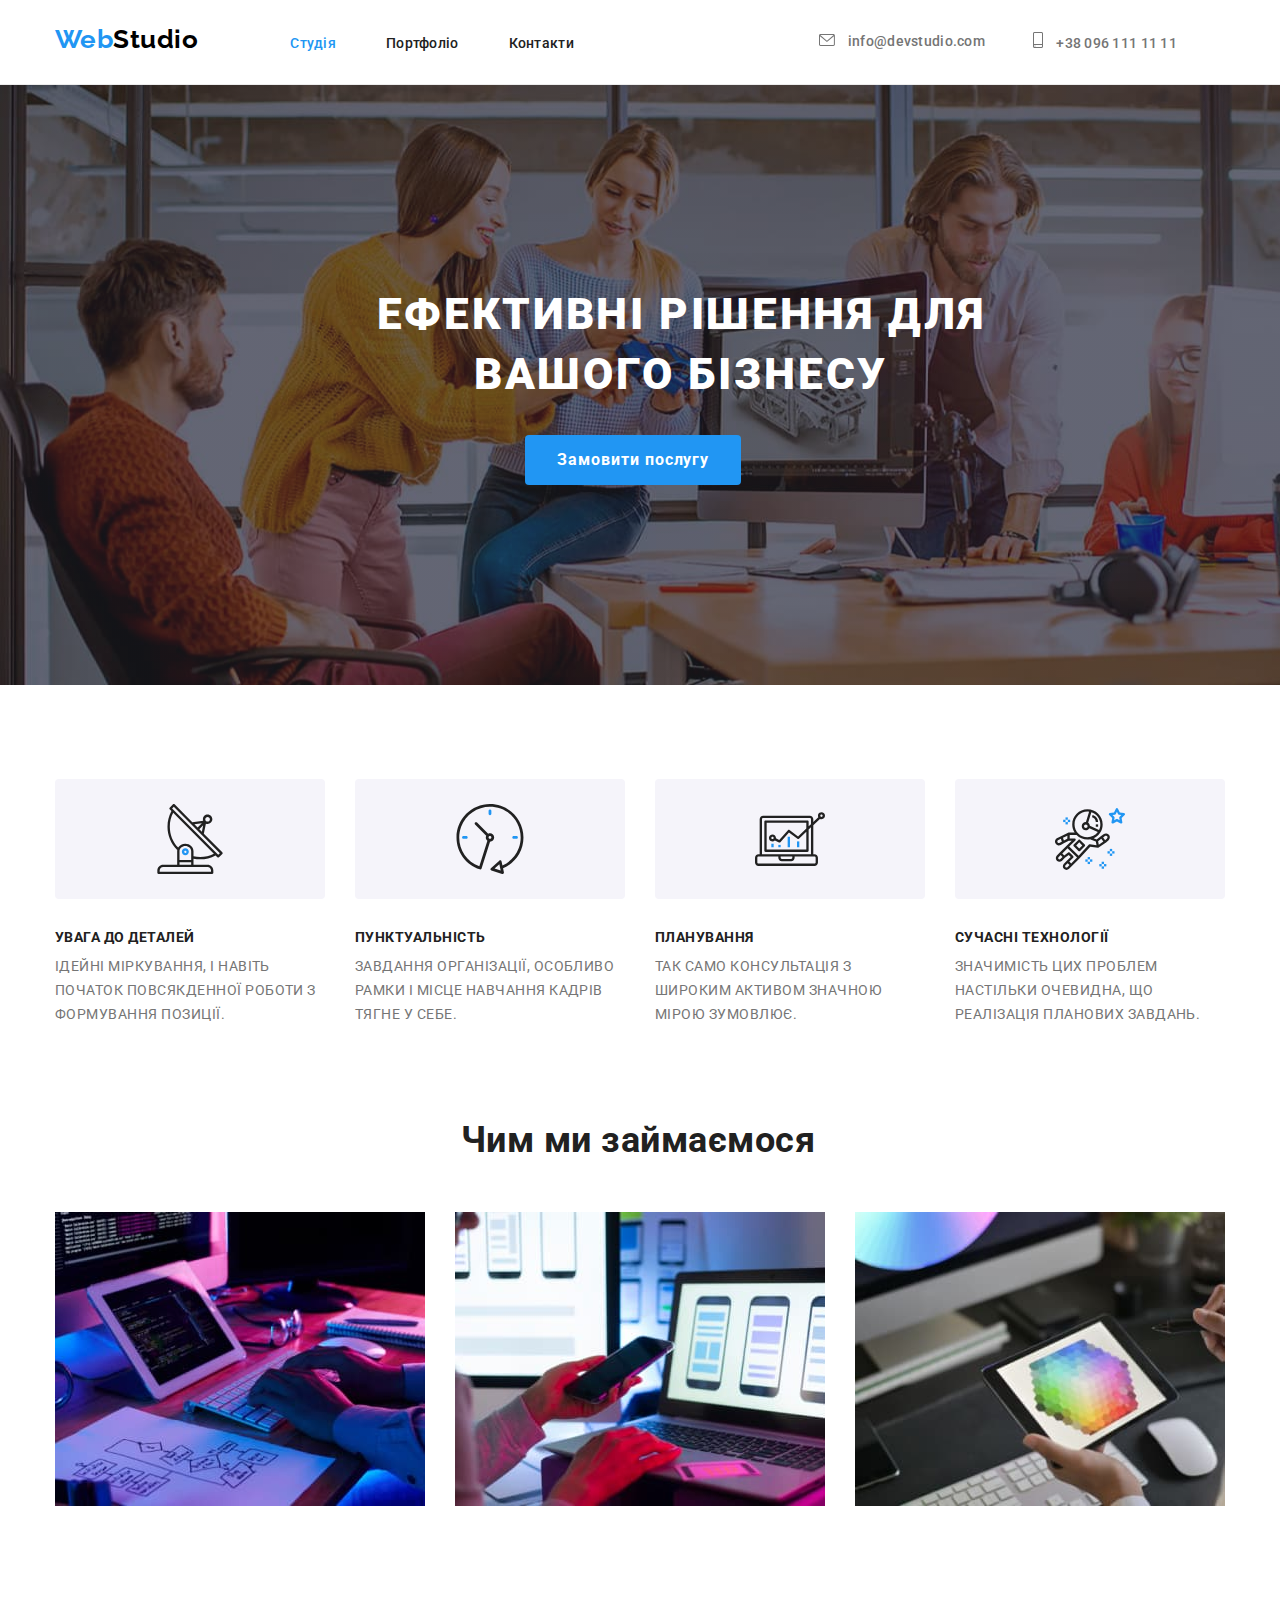
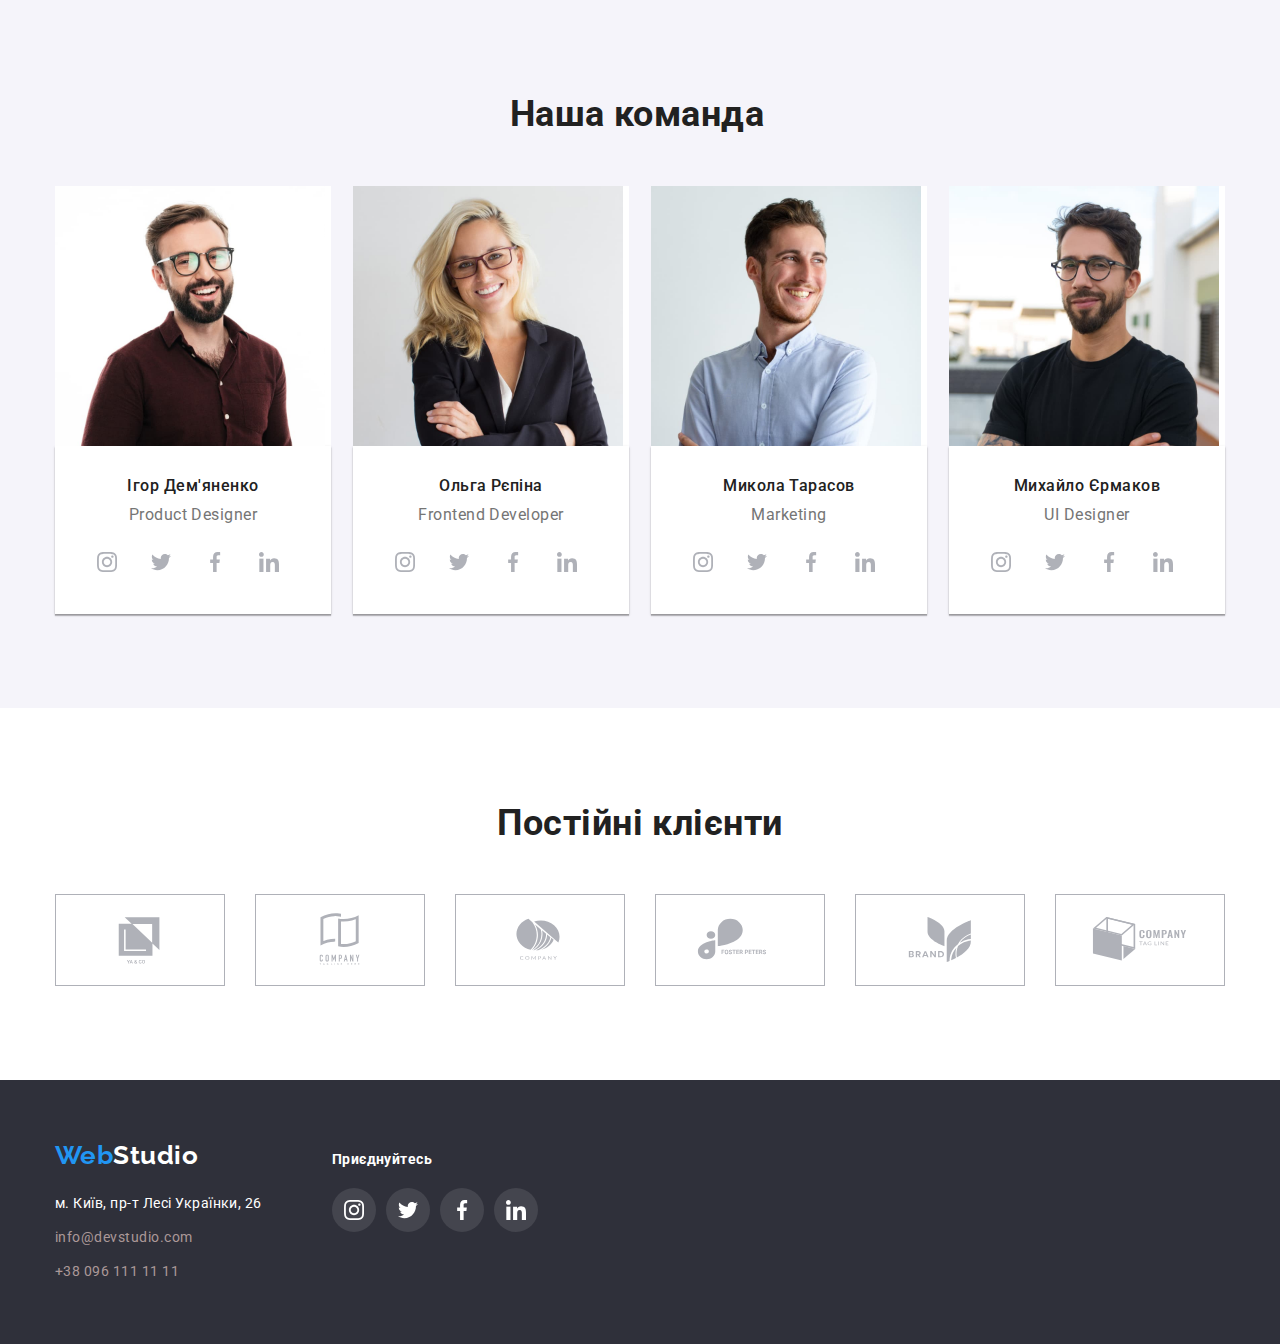
<file: index.html>
<!DOCTYPE html>
<html lang="uk">

<head>
    <meta charset="UTF-8">
    <meta http-equiv="X-UA-Compatible" content="IE=edge">
    <meta name="viewport" content="width=device-width, initial-scale=1.0">
    <title>WebStudio</title>
    <link rel="preconnect" href="https://fonts.googleapis.com">
    <link rel="preconnect" href="https://fonts.gstatic.com" crossorigin>
    <link
        href="https://fonts.googleapis.com/css2?family=Raleway:wght@700&family=Roboto:wght@400;500;700;900&display=swap"
        rel="stylesheet">
    <link href="https://cdnjs.cloudflare.com/ajax/libs/modern-normalize/1.1.0/modern-normalize.min.css"
        rel="stylesheet">
    <link rel="stylesheet" href="./css/styles.css">
</head>

<body>
    <header class="page-header">
        <div class="container page-header-container">
            <nav class="page-navigation">
                <a href="./index.html" class="link logo-link"><span class="logo-dark"><span
                            class="accent-logo">Web</span>Studio</span></a>

                <ul class="main-list-navigation">
                    <li class="list-navigation link list"><a href="./index.html"
                            class="link-navigation current">Студія</a></li>
                    <li class="list-navigation link list"><a href="./portfolio.html"
                            class="link-navigation">Портфоліо</a></li>
                    <li class="list-navigation link list"><a href="#" class="link-navigation">Контакти</a></li>
                </ul>
            </nav>

            <ul class="main-list-connection">
                <li class="list-connection link list"><a href="mailto:info@devstudio.com" class="link-connection mail">
                        <svg aria-label="Іконка конверта" class="icon-mail">
                            <use href="./images/sprite.svg#icon-envelope"></use>
                        </svg>
                        info@devstudio.com</a></li>
                <li class="list-connection link list"><a href="tel:+380961111111" class="link-connection">
                        <svg aria-label="Іконка смартфона" class="icon-phone">
                            <use href="./images/sprite.svg#icon-smartphone"></use>
                        </svg>
                        +38 096 111 11
                        11</a></li>
            </ul>
        </div>
    </header>

    <main>
        <section class="section-order">
            <div class="container">
                <h1 class="main-title">Ефективні рішення для вашого бізнесу</h1>
                <button type="button" class="button-order page-buttons">Замовити послугу</button>
            </div>
        </section>

        <section class="section-benefits section">
            <div class="container">
                <h2 class="visually-hidden">Наші особливості</h2>
                <ul class="list-benefits">
                    <li class="list item-benefits">
                        <div class="antenna-box">
                            <svg aria-label="Антена" class="icon-antenna">
                                <use href="./images/sprite.svg#icon-antenna"></use>
                            </svg>
                        </div>
                        <h3 class="titles benefits">Увага до деталей</h3>
                        <p class="description">Ідейні міркування, і навіть початок повсякденної роботи з формування
                            позиції.</p>
                    </li>
                    <li class="list item-benefits">
                        <div class="clock-box">
                            <svg aria-label="Годинник" class="icon-clock">
                                <use href="./images/sprite.svg#icon-clock"></use>
                            </svg>
                        </div>
                        <h3 class="titles benefits">Пунктуальність</h3>
                        <p class="description">Завдання організації, особливо рамки і місце навчання кадрів тягне у
                            себе.</p>
                    </li>
                    <li class="list item-benefits">
                        <div class="diagram-box">
                            <svg aria-label="Діаграма" class="icon-diagram">
                                <use href="./images/sprite.svg#icon-diagram"></use>
                            </svg>
                        </div>
                        <h3 class="titles benefits">Планування</h3>
                        <p class="description">Так само консультація з широким активом значною мірою зумовлює.</p>
                    </li>
                    <li class="list item-benefits">
                        <div class="astronaut-box">
                            <svg aria-label="Астронавт" class="icon-astronaut">
                                <use href="./images/sprite.svg#icon-astronaut"></use>
                            </svg>
                        </div>
                        <h3 class="titles benefits">Сучасні технології</h3>
                        <p class="description">Значимість цих проблем настільки очевидна, що реалізація планових
                            завдань.</p>
                    </li>
                </ul>
            </div>
        </section>

        <section class="section-activity section">
            <div class="container">
                <h2 class="titles activity">Чим ми займаємося</h2>
                <ul class="types-activity">
                    <li class="list cards-activity"><img src="images/pic.jpg" alt="Набір тексту на клавіатурі"
                            width="370" height="294" />
                    </li>
                    <li class="list cards-activity"><img src="images/pic2.jpg"
                            alt="Зображення мобільного телефона на екрані ноутбука" width="370" height="294" /></li>
                    <li class="list cards-activity"><img src="images/pic3.jpg"
                            alt="Зображення спектру кольорів на екрані планшета" width="370" height="294" /></li>
                </ul>
            </div>
        </section>

        <section class="section-team section">
            <div class="container">
                <h2 class="titles team">Наша команда</h2>
                <ul class="team-cards">
                    <li class="list cards"><img src="images/product-designer.jpg" alt="Фото Ігора Дем'яненко"
                            width="270" height="260" />
                        <div class="team-cards-secondary">
                            <h3 class="titles team-member">Ігор Дем'яненко</h3>
                            <p class="team-profession">Product Designer</p>
                            <ul class="social-links">
                                <li class="social-link-item link list">
                                    <a href="#" class="social-link-instagram"><svg aria-label="Іконка Інстаграму"
                                            class="icon-instagram" width="20" height="20">
                                            <use href="./images/sprite.svg#icon-instagram"></use>
                                        </svg></a>
                                </li>
                                <li class=" social-link-item link list">
                                    <a href="#" class="social-link-twitter"><svg aria-label="Іконка Твіттеру"
                                            class="icon-twitter" width="20" height="20">
                                            <use href="./images/sprite.svg#icon-twitter"></use>
                                        </svg></a>
                                </li>
                                <li class="social-link-item link list">
                                    <a href="#" class="social-link-facebook"><svg aria-label="Іконка Фейсбуку"
                                            class="icon-facebook" width="20" height="20">
                                            <use href="./images/sprite.svg#icon-facebook"></use>
                                        </svg></a>
                                </li>
                                <li class="social-link-item link list">
                                    <a href="#" class="social-link-linkedin"> <svg aria-label="Іконка Лінкедіну"
                                            class="icon-linkedin" width="20" height="20">
                                            <use href="./images/sprite.svg#icon-linkedin"></use>
                                        </svg></a>
                                </li>
                            </ul>
                        </div>
                    </li>
                    <li class="list cards"><img src="images/frontend-developer.jpg" alt="Фото Ольги Рєпіної" width="270"
                            height="260" />
                        <div class="team-cards-secondary">
                            <h3 class="titles team-member">Ольга Рєпіна</h3>
                            <p class="team-profession">Frontend Developer</p>
                            <ul class="social-links">
                                <li class="social-link-item link list">
                                    <a href="#" class="social-link-instagram"><svg aria-label="Іконка Інстаграму"
                                            class="icon-instagram" width="20" height="20">
                                            <use href="./images/sprite.svg#icon-instagram"></use>
                                        </svg></a>
                                </li>
                                <li class="social-link-item link list">
                                    <a href="#" class="social-link-twitter"><svg aria-label="Іконка Твіттеру"
                                            class="icon-twitter" width="20" height="20">
                                            <use href="./images/sprite.svg#icon-twitter"></use>
                                        </svg></a>
                                </li>
                                <li class="social-link-item link list">
                                    <a href="#" class="social-link-facebook"><svg aria-label="Іконка Фейсбуку"
                                            class="icon-facebook" width="20" height="20">
                                            <use href="./images/sprite.svg#icon-facebook"></use>
                                        </svg></a>
                                </li>
                                <li class="social-link-item link list">
                                    <a href="#" class="social-link-linkedin"> <svg aria-label="Іконка Лінкедіну"
                                            class="icon-linkedin" width="20" height="20">
                                            <use href="./images/sprite.svg#icon-linkedin"></use>
                                        </svg></a>
                                </li>
                            </ul>
                        </div>
                    </li>
                    <li class="list cards"><img src="images/marketing.jpg" alt="Фото Миколи Тарасова" width="270"
                            height="260" />
                        <div class="team-cards-secondary">
                            <h3 class="titles team-member">Микола Тарасов</h3>
                            <p class="team-profession">Marketing</p>
                            <ul class="social-links">
                                <li class="social-link-item link list">
                                    <a href="#" class="social-link-instagram"><svg aria-label="Іконка Інстаграму"
                                            class="icon-instagram" width="20" height="20">
                                            <use href="./images/sprite.svg#icon-instagram"></use>
                                        </svg></a>
                                </li>
                                <li class="social-link-item link list">
                                    <a href="#" class="social-link-twitter"><svg aria-label="Іконка Твіттеру"
                                            class="icon-twitter" width="20" height="20">
                                            <use href="./images/sprite.svg#icon-twitter"></use>
                                        </svg></a>
                                </li>
                                <li class="social-link-item link list">
                                    <a href="#" class="social-link-facebook"><svg aria-label="Іконка Фейсбуку"
                                            class="icon-facebook" width="20" height="20">
                                            <use href="./images/sprite.svg#icon-facebook"></use>
                                        </svg></a>
                                </li>
                                <li class="social-link-item link list">
                                    <a href="#" class="social-link-linkedin"> <svg aria-label="Іконка Лінкедіну"
                                            class="icon-linkedin" width="20" height="20">
                                            <use href="./images/sprite.svg#icon-linkedin"></use>
                                        </svg></a>
                                </li>
                            </ul>
                        </div>
                    </li>
                    <li class="list cards"><img src="images/ui-designer.jpg" alt="Фото Михайла Єрмакова" width="270"
                            height="260" />
                        <div class="team-cards-secondary">
                            <h3 class="titles team-member">Михайло Єрмаков</h3>
                            <p class="team-profession">UI Designer</p>
                            <ul class="social-links">
                                <li class="social-link-item link list">
                                    <a href="#" class="social-link-instagram"><svg aria-label="Іконка Інстаграму"
                                            class="icon-instagram" width="20" height="20">
                                            <use href="./images/sprite.svg#icon-instagram"></use>
                                        </svg></a>
                                </li>
                                <li class="social-link-item link list">
                                    <a href="#" class="social-link-twitter"><svg aria-label="Іконка Твіттеру"
                                            class="icon-twitter" width="20" height="20">
                                            <use href="./images/sprite.svg#icon-twitter"></use>
                                        </svg></a>
                                </li>
                                <li class="social-link-item link list">
                                    <a href="#" class="social-link-facebook"><svg aria-label="Іконка Фейсбуку"
                                            class="icon-facebook" width="20" height="20">
                                            <use href="./images/sprite.svg#icon-facebook"></use>
                                        </svg></a>
                                </li>
                                <li class="social-link-item link list">
                                    <a href="#" class="social-link-linkedin"> <svg aria-label="Іконка Лінкедіну"
                                            class="icon-linkedin" width="20" height="20">
                                            <use href="./images/sprite.svg#icon-linkedin"></use>
                                        </svg></a>
                                </li>
                            </ul>
                        </div>
                    </li>
                </ul>
            </div>
        </section>

        <section class="section-clients section">
            <div class="container">
                <h2 class="titles regular-clients">Постійні клієнти</h2>
                <ul class="clients-logo-list">
                    <li class="clients-logo-items link list">
                        <a href="#" class="clients-logo">
                            <svg aria-label="Логотип квадратної форми" class="logo-square" width="106" height="60">
                                <use href="./images/sprite.svg#icon-logo"></use>
                            </svg>
                        </a>
                    </li>
                    <li class="clients-logo-items link list">
                        <a href="#" class="clients-logo">
                            <svg aria-label="Логотип два аркуші" class="logo-sheets" width="106" height="60">
                                <use href="./images/sprite.svg#icon-logo1"></use>
                            </svg>
                        </a>
                    </li>
                    <li class="clients-logo-items link list">
                        <a href="#" class="clients-logo">
                            <svg aria-label="Логотип еліпсовидної форми" class="logo-ellipse" width="106" height="60">
                                <use href="./images/sprite.svg#icon-logo2"></use>
                            </svg>
                        </a>
                    </li>
                    <li class="clients-logo-items link list">
                        <a href="#" class="clients-logo">
                            <svg aria-label="Логотип форми бескінечності" class="logo-infinity" width="106"
                                height="60">
                                <use href="./images/sprite.svg#icon-logo3"></use>
                            </svg>
                        </a>
                    </li>
                    <li class="clients-logo-items link list">
                        <a href="#" class="clients-logo">
                            <svg aria-label="Логотип стебловидної форми" class="logo-stem" width="106" height="60">
                                <use href="./images/sprite.svg#icon-logo4"></use>
                            </svg>
                        </a>
                    </li>
                    <li class=".clients-logo-items link list">
                        <a href="#" class="clients-logo">
                            <svg aria-label="Логотип кубовидної форми" class="logo-cube" width="106" height="60">
                                <use href="./images/sprite.svg#icon-logo5"></use>
                            </svg>
                        </a>
                    </li>
                </ul>
            </div>
        </section>

    </main>

    <footer class="page-footer">
        <div class="general container">
            <div class="footer-box-address">
                <a href="./index.html" class="link logo-link-bottom"><span class="logo-light"><span
                            class="accent-logo">Web</span>Studio</span></a>
                <address>
                    <ul class="page-footer-connection">
                        <li class="footer-list-connection link list"><a href="https://goo.gl/maps/CRtrU1FHBa2aNyZL9"
                                target="_blank" rel="noopener noreferrer nofollow" class="link-connection-footer">м.
                                Київ,
                                пр-т Лесі Українки, 26</a></li>
                        <li class="footer-list-connection link list"><a href="mailto:info@devstudio.com"
                                class="link-connection-footer footer-contacts">info@devstudio.com</a></li>
                        <li class="footer-list-connection link list"><a href="tel:+380961111111"
                                class="link-connection-footer footer-contacts">+38 096 111 11 11</a>
                        </li>
                    </ul>
                </address>
            </div>
            <div class="footer-box">
                <p class="invitation">Приєднуйтесь</p>
                <ul class="footer-social-list">
                    <li class="list link">
                        <a href="#" class="footer-social-links">
                            <svg aria-label="Іконка Інстаграму" class="icon-instagram-footer" width="20" height="20">
                                <use href="./images/sprite.svg#icon-instagram"></use>
                            </svg>
                        </a>
                    </li>
                    <li class="list link">
                        <a href="#" class="footer-social-links">
                            <svg aria-label="Іконка Твітеру" class="icon-twitter-footer" width="20" height="20">
                                <use href="./images/sprite.svg#icon-twitter"></use>
                            </svg>
                        </a>
                    </li>
                    <li class="list link">
                        <a href="#" class="footer-social-links">
                            <svg aria-label="Іконка Фейсбуку" class="icon-facebook-footer" width="20" height="20">
                                <use href="./images/sprite.svg#icon-facebook"></use>
                            </svg>
                        </a>
                    </li>
                    <li class="list link">
                        <a href="#" class="footer-social-links">
                            <svg aria-label="Іконка Лінкедіну" class="icon-linkedin-footer" width="20" height="20">
                                <use href="./images/sprite.svg#icon-linkedin"></use>
                            </svg>
                        </a>
                    </li>
                </ul>
            </div>
        </div>
    </footer>
</body>

</html>
</file>
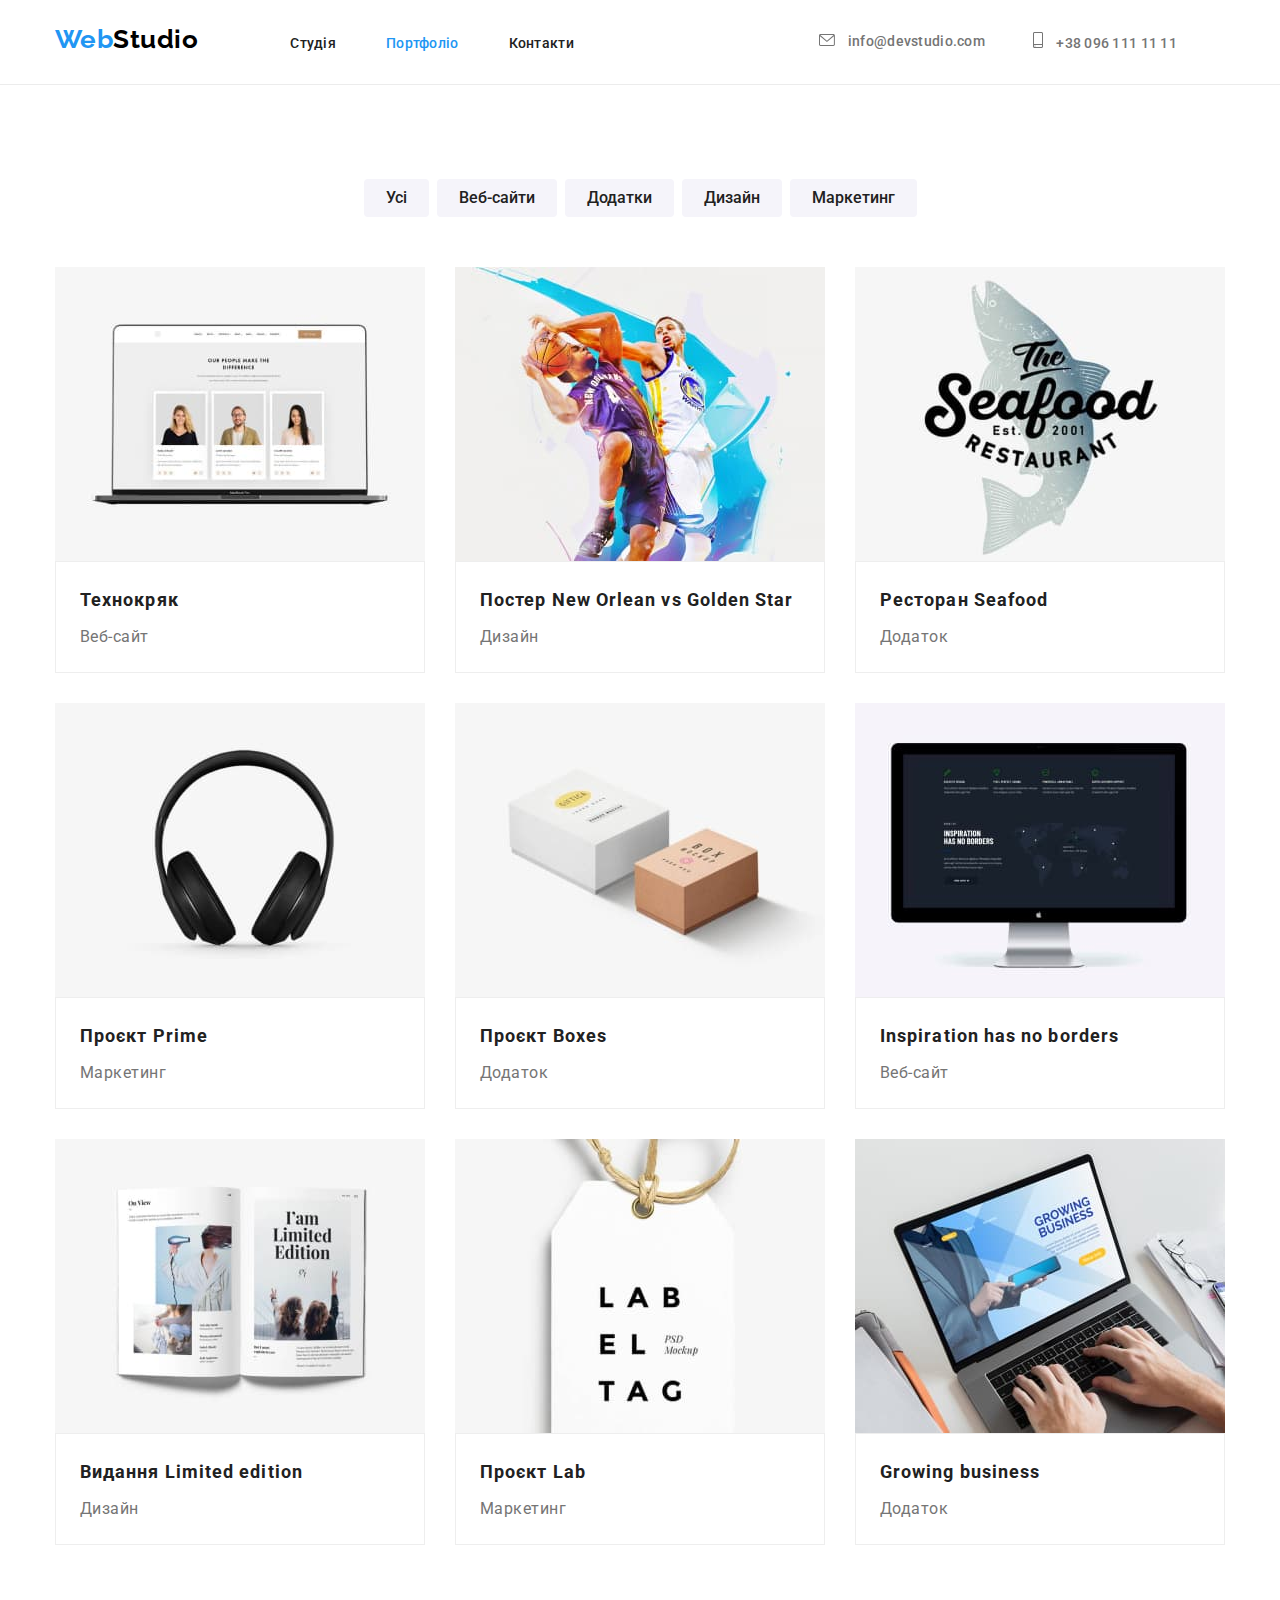
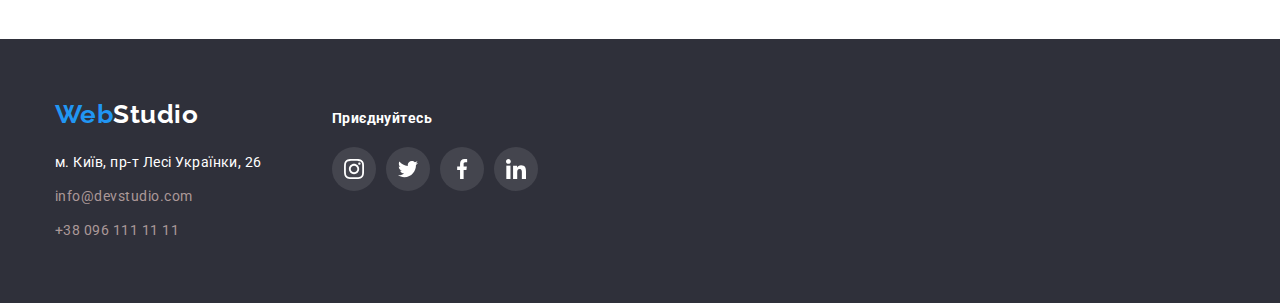
<file: portfolio.html>
<!DOCTYPE html>
<html lang="uk">

<head>
    <meta charset="UTF-8">
    <meta http-equiv="X-UA-Compatible" content="IE=edge">
    <meta name="viewport" content="width=device-width, initial-scale=1.0">
    <title>Portfolio</title>
    <link rel="preconnect" href="https://fonts.googleapis.com">
    <link rel="preconnect" href="https://fonts.gstatic.com" crossorigin>
    <link
        href="https://fonts.googleapis.com/css2?family=Raleway:wght@700&family=Roboto:wght@400;500;700;900&display=swap"
        rel="stylesheet">
    <link href="https://cdnjs.cloudflare.com/ajax/libs/modern-normalize/1.1.0/modern-normalize.min.css"
        rel="stylesheet">
    <link rel="stylesheet" href="./css/styles.css">
</head>

<body>
    <header class="page-header">
        <div class="container page-header-container">
            <nav class="page-navigation">
                <a href="./index.html" class="link logo-link"><span class="logo-dark"><span
                            class="accent-logo">Web</span>Studio</span></a>

                <ul class="main-list-navigation">
                    <li class="list-navigation list link"><a href="./index.html" class="link-navigation">Студія</a></li>
                    <li class="list-navigation list link"><a href="./portfolio.html"
                            class="link-navigation current">Портфоліо</a></li>
                    <li class="list-navigation list link"><a href="#" class="link-navigation">Контакти</a></li>
                </ul>
            </nav>

            <ul class="main-list-connection">
                <li class="list-connection list link"><a href="mailto:info@devstudio.com" class="link-connection mail">
                        <svg aria-label="Іконка конверта" class="icon-mail">
                            <use href="./images/sprite.svg#icon-envelope"></use>
                        </svg>
                        info@devstudio.com</a></li>
                <li class="list-connection list link"><a href="tel:+380961111111" class="link-connection">
                        <svg aria-label="Іконка смартфона" class="icon-phone">
                            <use href="./images/sprite.svg#icon-smartphone"></use>
                        </svg>
                        +38 096 111 11
                        11</a></li>
            </ul>
        </div>
    </header>

    <main>
        <section class="section-examples section">
            <div class="container">
                <h1 class="visually-hidden">Зразки-робіт</h1>
                <ul class="titles list buttons-set">
                    <li><button type="button" class="page-buttons link example-button">Усі</button></li>
                    <li><button type="button" class="page-buttons link example-button">Веб-сайти</button></li>
                    <li><button type="button" class="page-buttons link example-button">Додатки</button></li>
                    <li><button type="button" class="page-buttons link example-button">Дизайн</button></li>
                    <li><button type="button" class="page-buttons link example-button">Маркетинг</button>
                    </li>
                </ul>

                <ul class="examples-set">
                        <li class="example list">
                            <a href="#" class="example-link link">
                            <img src="./images/web-site.jpg" alt="Сторінка веб-сайту" width="370" height="294">
                            <div class="example-card">
                                <h2 class="titles name-project">Технокряк</h2>
                                <p class="projects">Веб-сайт</p>
                            </div>
                        </a>
                        </li>
                        <li class="example list">
                    <a href="#" class="example-link link">                        
                            <img src="./images/poster.jpg" alt="Баскетболісти" width="370" height="294">
                            <div class="example-card">
                                <h2 class="titles name-project">Постер New Orlean vs Golden Star</h2>
                                <p class="projects">Дизайн</p>
                            </div>
                        </a>
                        </li>
                        <li class="example list">
                    <a href="#" class="example-link link">                        
                            <img src="./images/restaurant.jpg" alt="Логотип ресторану" width="370" height="294">
                            <div class="example-card">
                                <h2 class="titles name-project">Ресторан Seafood</h2>
                                <p class="projects">Додаток</p>
                            </div>
                        </a>
                        </li>
                        <li class="example list">
                    <a href="#" class="example-link link">
                            <img src="./images/headphones.jpg" alt="Навушники" width="370" height="294">
                            <div class="example-card">
                                <h2 class="titles name-project">Проєкт Prime</h2>
                                <p class="projects">Маркетинг</p>
                            </div>
                        </a>
                        </li>
                        <li class="example list">
                    <a href="#" class="example-link link">
                            <img src="./images/boxes.jpg" alt="Коробки" width="370" height="294">
                            <div class="example-card">
                                <h2 class="titles name-project">Проєкт Boxes</h2>
                                <p class="projects">Додаток</p>
                            </div>
                        </a>
                        </li>
                        <li class="example list">
                    <a href="#" class="example-link link">                        
                            <img src="./images/web-site-dark.jpg" alt="Сторінка веб-сайту" width="370" height="294">
                            <div class="example-card">
                                <h2 class="titles name-project">Inspiration has no borders</h2>
                                <p class="projects">Веб-сайт</p>
                            </div>
                        </a>
                        </li>
                        <li class="example list">
                    <a href="#" class="example-link link">                        
                            <img src="./images/magazine.jpg" alt="Сторінки журналу" width="370" height="294">
                            <div class="example-card">
                                <h2 class="titles name-project">Видання Limited edition</h2>
                                <p class="projects">Дизайн</p>
                            </div>
                        </a>
                        </li>
                        <li class="example list">
                    <a href="#" class="example-link link">                       
                            <img src="./images/label.jpg" alt="Лейбл" width="370" height="294">
                            <div class="example-card">
                                <h2 class="titles name-project">Проєкт Lab</h2>
                                <p class="projects">Маркетинг</p>
                            </div>
                        </a>
                        </li>
                        <li class="example list">
                    <a href="#" class="example-link link">                       
                            <img src="./images/notebook.jpg" alt="Чоловік з планшетом на екрані ноутбука" width="370"
                                height="294">
                            <div class="example-card">
                                <h2 class="titles name-project">Growing business</h2>
                                <p class="projects">Додаток</p>
                            </div>
                            </a>
                        </li>                        
                </ul>
            </div>
        </section>
    </main>

    <footer class="portfolio-footer">
        <div class="general container">
            <div class="footer-box-address">
                <a href="./index.html" class="link logo-link-bottom"><span class="logo-light"><span
                            class="accent-logo">Web</span>Studio</span></a>
                <address>
                    <ul class="page-footer-connection">
                        <li class="footer-list-connection link list"><a href="https://goo.gl/maps/CRtrU1FHBa2aNyZL9"
                                target="_blank" rel="noopener noreferrer nofollow" class="link-connection-footer">м.
                                Київ,
                                пр-т Лесі Українки, 26</a></li>
                        <li class="footer-list-connection link list"><a href="mailto:info@devstudio.com"
                                class="link-connection-footer footer-contacts">info@devstudio.com</a></li>
                        <li class="footer-list-connection link list"><a href="tel:+380961111111"
                                class="link-connection-footer footer-contacts">+38 096 111 11 11</a>
                        </li>
                    </ul>
                </address>
            </div>
            <div class="footer-box">
                <p class="invitation">Приєднуйтесь</p>
                <ul class="footer-social-list">
                    <li class="list link">
                        <a href="#" class="footer-social-links">
                            <svg aria-label="Іконка Інстаграму" class="icon-instagram-footer" width="20" height="20">
                                <use href="./images/sprite.svg#icon-instagram"></use>
                            </svg>
                        </a>
                    </li>
                    <li class="list link">
                        <a href="#" class="footer-social-links">
                            <svg aria-label="Іконка Твітеру" class="icon-twitter-footer" width="20" height="20">
                                <use href="./images/sprite.svg#icon-twitter"></use>
                            </svg>
                        </a>
                    </li>
                    <li class="list link">
                        <a href="#" class="footer-social-links">
                            <svg aria-label="Іконка Фейсбуку" class="icon-facebook-footer" width="20" height="20">
                                <use href="./images/sprite.svg#icon-facebook"></use>
                            </svg>
                        </a>
                    </li>
                    <li class="list link">
                        <a href="#" class="footer-social-links">
                            <svg aria-label="Іконка Лінкедіну" class="icon-linkedin-footer" width="20" height="20">
                                <use href="./images/sprite.svg#icon-linkedin"></use>
                            </svg>
                        </a>
                    </li>
                </ul>
            </div>
        </div>
    </footer>
</body>

</html>
</file>
<file: css/styles.css>
:root {
    --main-background-color: #FFFFFF;
    --secondary-background-color: #2F303A;
    --team-background-color: #F5F4FA;
    --btn-order-background-color: #2196F3;
    --btn-order-active-background-color: #188CE8;
    --section-order-background-color: #C4C4C4;
    --main-logo-color: #000000;
    --primary-text-color: #757575;
    --title-text-color: #212121;
    --accent-text-color: #FFFFFF;
    --active-color: #2196F3;
    --clients-logo-color: #AFB1B8;
    --border-header-color: #ECECEC;
    --portfolio-cards-color: #EEEEEE;
    --box-shadow-color: #604545;
    --footer-contacts-color: #AB9898;
    --social-links-color: #AFB1B8;
    --primary-font: 'Roboto', sans-serif;
    --secondary-font: 'Raleway', sans-serif;
    --button-font: inherit
}

h1,
h2,
h3,
h4,
p {
    margin-top: 0;
    margin-bottom: 0;
}

ul {
    margin-top: 0;
    margin-bottom: 0;
    padding-left: 0;
}

.link {
    text-decoration: none;
}

.list {
    list-style: none;
}

.page-buttons {
    cursor: pointer;
}

img {
    display: block;
    max-width: 100%;
    height: auto;
}

body {
    background-color: var(--main-background-color);
    color: var(--primary-text-color);
    font-family: var(--primary-font);
    letter-spacing: 0.03em;
}

.container {
    width: 1200px;
    padding-left: 15px;
    padding-right: 15px;
    margin-left: auto;
    margin-right: auto;
    /* outline: 2px solid tomato;     */
}

.section {
    padding-top: 94px;
}

.page-header {
    max-width: 1600px;
    margin-left: auto;
    margin-right: auto;
    border-bottom: 1px solid var(--border-header-color);
}

.page-header-container {
    display: flex;
    align-items: center;
    justify-content: space-between;
}

.page-navigation {
    display: flex;
    align-items: baseline;
}

.logo-dark {
    color: var(--main-logo-color);
    font-family: var(--secondary-font);
    font-size: 26px;
    font-weight: 700;
    line-height: 1.19;
    text-align: left;
}

.accent-logo {
    color: var(--active-color)
}

.logo-link {
    margin-right: 92px;
    padding-top: 24px;
    padding-bottom: 24px;
}

.main-list-navigation {
    display: flex;
}

.link-navigation {
    display: inline-block;
    padding-top: 32px;
    padding-bottom: 32px;
    color: var(--title-text-color);
    font-size: 14px;
    font-weight: 500;
    line-height: 1.14;
    letter-spacing: 0.02em;
    text-align: left;
    text-decoration: none;
}

.main-list-connection {
    display: flex;
}

.link-connection {
    display: inline-block;
    color: var(--primary-text-color);
    fill: currentColor;
    font-size: 14px;
    font-weight: 500;
    line-height: 1.14;
    letter-spacing: 0.02em;
    text-align: left;
    text-decoration: none;
    padding-top: 32px;
    padding-bottom: 32px;
}

.icon-mail {
    display: inline-block;
    width: 16px;
    height: 12px;
    margin-right: 10px;
}

.icon-phone {
    display: inline-block;
    width: 10px;
    height: 16px;
    margin-right: 10px;
}

.icon-mail :hover,
.icon-phone :hover {
    fill: var(--active-color);
}

.icon-mail :focus,
.icon-phone :focus {
    fill: var(--active-color);
}

.list-navigation:not(:last-child) {
    margin-right: 50px;
}

.list-navigation :hover,
.list-connection :hover {
    color: var(--active-color);
}

.list-navigation :focus,
.list-connection :focus {
    color: var(--active-color)
}

.list-connection {
    display: flex;
    align-items: center;
    margin-right: 48px;
}

.current {
    color: var(--active-color)
}

.main-title {
    color: var(--accent-text-color);
    font-size: 44px;
    font-weight: 900;
    line-height: 1.36;
    letter-spacing: 0.06em;
    text-align: center;
    text-transform: uppercase;
    margin-bottom: 30px;
    width: 696px;
    margin-right: 278px;
    margin-left: 278px;
}

.button-order {
    display: inline-block;
    background-color: var(--btn-order-background-color);
    color: var(--accent-text-color);
    font-family: inherit;
    font-size: 16px;
    font-weight: 700;
    line-height: 1.88;
    letter-spacing: 0.06em;
    text-align: center;
    padding: 10px 32px;
    margin-right: 470px;
    margin-left: 470px;
    border: none;
    border-radius: 4px;
    min-width: 216px;
}

.button-order:hover,
.button-order:focus {
    background-color: var(--btn-order-active-background-color)
}

.section-order,
.page-footer,
.portfolio-footer {
    background-color: var(--secondary-background-color)
}

.section-order {
    display: block;  
    max-width: 1600px;
    margin-left: auto;
    margin-right: auto;
    padding-top: 200px;
    padding-bottom: 200px;
    background-image: linear-gradient(rgba(47, 48, 58, 0.4), rgba(47, 48, 58, 0.4)), url("../images/hero.jpg");
    background-size: cover;
    background-color: var(--section-order-background-color)
}


.visually-hidden {
    position: absolute;
    white-space: nowrap;
    width: 1px;
    height: 1px;
    overflow: hidden;
    border: 0;
    padding: 0;
    clip: rect(0000);
    clip-path: inset(50%);
    margin: -1px;
}

.titles {
    color: var(--title-text-color);
}

.list-benefits {
    display: flex;
    gap: 30px;
}

.item-benefits {
    flex-basis: calc((100% - 3 * 30px) / 4);
}

.antenna-box,
.clock-box,
.diagram-box,
.astronaut-box {
    display: flex;
    background-color: var(--team-background-color);
    width: 270px;
    height: 120px;
    justify-content: center;
    align-items: center;
    margin-bottom: 30px;
    border-radius: 4px;
}

.icon-antenna,
.icon-clock,
.icon-diagram,
.icon-astronaut {
    width: 70px;
    height: 70px;
    justify-content: center;
    align-items: center;
}

.benefits {
    font-size: 14px;
    font-weight: 700;
    line-height: 1.17;
    text-align: left;
    text-transform: uppercase;
    margin-bottom: 10px;
}

.description {
    font-size: 14px;
    font-weight: 400;
    line-height: 1.7;
    text-align: left;
    text-transform: uppercase;
}

.section-activity {
    padding-bottom: 94px;
}

.types-activity {
    display: flex;
    justify-content: space-between;
    row-gap: 30px;
}

.cards-activity {
    flex-basis: calc((100% - 2 * 30px) / 3);
}

.activity {
    display: inline-block;
    font-size: 36px;
    font-weight: 700;
    line-height: 1.16;
    text-align: center;
    width: 366px;
    margin-right: 400px;
    margin-left: 400px;
    margin-bottom: 50px;
}

.section-team {
    background-color: var(--team-background-color);
    padding-bottom: 94px;
}

.cards {
    background-color: var(--main-background-color);
    flex-basis: calc((100% - 3 * 30px) / 4);
}

.team {
    font-size: 36px;
    font-weight: 700;
    line-height: 1.16;
    text-align: center;
    width: 264px;
    margin-right: 450px;
    margin-left: 450px;
    margin-bottom: 50px;
}

.team-cards {
    display: flex;
    justify-content: space-between;
    row-gap: 30px;
}

.team-cards-secondary {
    padding: 30px;
    box-shadow: 0px 1px 3px rgba(0, 0, 0, 0.12), 0px 1px 1px rgba(0, 0, 0, 0.14), 0px 2px 1px rgba(0, 0, 0, 0.2);
}

.team-member {
    font-size: 16px;
    font-weight: 500;
    line-height: 1.19;
    text-align: center;
    margin-bottom: 10px;
}

.team-profession {
    font-size: 16px;
    font-weight: 400;
    line-height: 1.19;
    text-align: center;
}

.social-links {
    display: flex;
    justify-content: center;
    align-items: center;
    margin-top: 16px;
}

.social-link-instagram,
.social-link-twitter,
.social-link-facebook,
.social-link-linkedin {
    display: flex;
    justify-content: center;
    align-items: center;
    height: 44px;
    width: 44px;
    border-radius: 50%;
    background-color: var(--main-background-color);
    color: var(--social-links-color);    
}

.social-link-item {
    margin-right: 10px;
}

.social-link-instagram:hover,
.social-link-twitter:hover,
.social-link-facebook:hover,
.social-link-linkedin:hover {
    background-color: var(--active-color);
}

.social-link-instagram:hover .icon-instagram,
.social-link-twitter:hover .icon-twitter,
.social-link-facebook:hover .icon-facebook,
.social-link-linkedin:hover .icon-linkedin {
    background-color: var(--active-color);
    fill: var(--accent-text-color);
}

.social-link-instagram:focus,
.social-link-twitter:focus,
.social-link-facebook:focus,
.social-link-linkedin:focus {
    background-color: var(--active-color);
}

.social-link-instagram:focus .icon-instagram,
.social-link-twitter:focus .icon-twitter,
.social-link-facebook:focus .icon-facebook,
.social-link-linkedin:focus {
    fill: var(--active-color);
    fill: var(--accent-text-color);
}

.icon-instagram,
.icon-twitter,
.icon-facebook,
.icon-linkedin {
    width: 20px;
    height: 20px;
    fill: currentColor;
}

.section-clients {
    padding-bottom: 94px;
}

.regular-clients {
    font-size: 36px;
    font-weight: 700;
    line-height: 1.17;
    text-align: center;
    width: 297px;
    margin-left: auto;
    margin-right: auto;
    margin-bottom: 50px;
}

.clients-logo-list {
    display: flex;
    justify-content: center;
    align-items: center;
}

.clients-logo {
    display: flex;
    justify-content: center;
    align-items: center;
    color: var(--clients-logo-color);
    border: 1px solid var(--clients-logo-color);
    width: 170px;
    height: 92px;
    padding: 16px, 32px;
}

.clients-logo:hover,
.clients-logo:focus {
    color: var(--active-color);
    border: 1px solid var(--active-color);
}


.clients-logo-items:not(:last-child) {
    margin-right: 30px;
}

.logo-square,
.logo-sheets,
.logo-ellipse,
.logo-infinity,
.logo-stem,
.logo-cube {
    width: 106px;
    height: 60px;
    fill: currentColor;
}

.page-footer {
    max-width: 1600px;
    margin-left: auto;
    margin-right: auto;
    padding-top: 60px;
    padding-bottom: 60px;
}

.logo-light {
    color: var(--accent-text-color);
    font-family: var(--secondary-font);
    font-size: 26px;
    font-weight: 700;
    line-height: 1.19;
    text-align: left;
    width: 145px;
}

.logo-link-bottom {
    display: inline-block;
    margin-bottom: 20px;
}

.footer-list-connection {
    color: var(--accent-text-color);
    font-style: normal;
    font-size: 14px;
    font-weight: 400;
    line-height: 1.71;
    text-align: left;
}

.footer-list-connection:not(:last-child) {
    margin-bottom: 9px;
}

.footer-list-connection :hover,
.footer-list-connection :focus {
    color: var(--active-color);
}

.link-connection-footer {
    color: var(--accent-text-color);
    font-size: 14px;
    font-weight: 400;
    line-height: 24px;
    text-align: left;
    text-decoration: none;
}

.footer-contacts {
    color: var(--footer-contacts-color);
}

.invitation {
    font-size: 14px;
    font-weight: 700;
    line-height: 1.14;
    letter-spacing: 0.03em;
    text-align: left;
    color: var(--accent-text-color);
    margin-bottom: 20px;
}

.footer-social-list {
    display: flex;
    justify-content: center;
    column-gap: 10px;
}

.footer-social-links {
    display: flex;
    justify-content: center;
    align-items: center;
    width: 44px;
    height: 44px;
    border-radius: 50px;
    background-color: rgba(255, 255, 255, 0.1);
    color: var(--accent-text-color);
}

.footer-social-links:hover,
.footer-social-links:hover,
.footer-social-links:hover,
.footer-social-links:hover {
    background-color: var(--active-color);
}

.footer-social-links:hover .icon-instagram-footer,
.footer-social-links:hover .icon-twitter-footer,
.footer-social-links:hover .icon-facebook-footer,
.footer-social-links:hover .icon-linkedin-footer {
    background-color: var(--active-color);
    fill: var(--accent-text-color);
}

.footer-social-links:focus,
.footer-social-links:focus,
.footer-social-links:focus,
.footer-social-links:focus {
    background-color: var(--active-color);
}

.footer-social-links:focus .icon-instagram-footer,
.footer-social-links:focus .icon-twitter-footer,
.footer-social-links:focus .icon-facebook-footer,
.footer-social-links:focus .icon-linkedin-footer {
    background-color: var(--active-color);
    fill: var(--accent-text-color);
}

.icon-instagram-footer,
.icon-twitter-footer,
.icon-facebook-footer,
.icon-linkedin-footer {
    width: 20px;
    height: 20px;
    fill: currentColor;
}

.general {
    display: flex;
    align-items: baseline;
}

.footer-box-address {
    margin-right: 70px;
}

/* Portfolio styles */

.section-examples {
    padding-bottom: 94px;
}

.buttons-set {
    display: flex;
    align-items: center;
    justify-content: center;
    margin-bottom: 50px;
    gap: 8px;
}

.example-button {
    background-color: var(--team-background-color);
    color: var(--title-text-color);
    font-family: inherit;
    font-size: 16px;
    font-weight: 500;
    line-height: 26px;
    text-align: center;
    border: none;
    border-radius: 4px;
    padding: 6px 22px;    
}

.example-button:hover,
.example-button:focus {
    color: var(--accent-text-color);
    background-color: var(--btn-order-background-color);
    box-shadow: 0px 4px 4px rgba(0, 0, 0, 0.25);
}

.examples-set {
    display: flex;
    flex-wrap: wrap;
    align-items: center;
    gap: 30px;
}

.example {
    background-color: var(--main-background-color);
    flex-basis: calc((100% - 2 * 30px) / 3);
}

.example-card {
    padding-top: 20px;
    padding-bottom: 20px;
    padding-right: 24px;
    padding-left: 24px;
    border: 1px solid var(--portfolio-cards-color);
}

.name-project {
    font-size: 18px;
    font-weight: 700;
    line-height: 2;
    letter-spacing: 0.06em;
    text-align: left;
    margin-bottom: 4px;
}

.projects {
    font-size: 16px;
    font-weight: 400;
    line-height: 1.88;
    text-align: left;
    color: var(--primary-text-color);
}

.example-link{
    display: block;
}

.example-link:hover,
.example-link:focus {
    box-shadow: 0px 4px 4px rgba(0, 0, 0, 0.25);
}

.portfolio-footer {
    display: block;
    max-width: 1600px;
    margin-left: auto;
    margin-right: auto;
    padding-top: 60px;
    padding-bottom: 60px;
}
</file>
